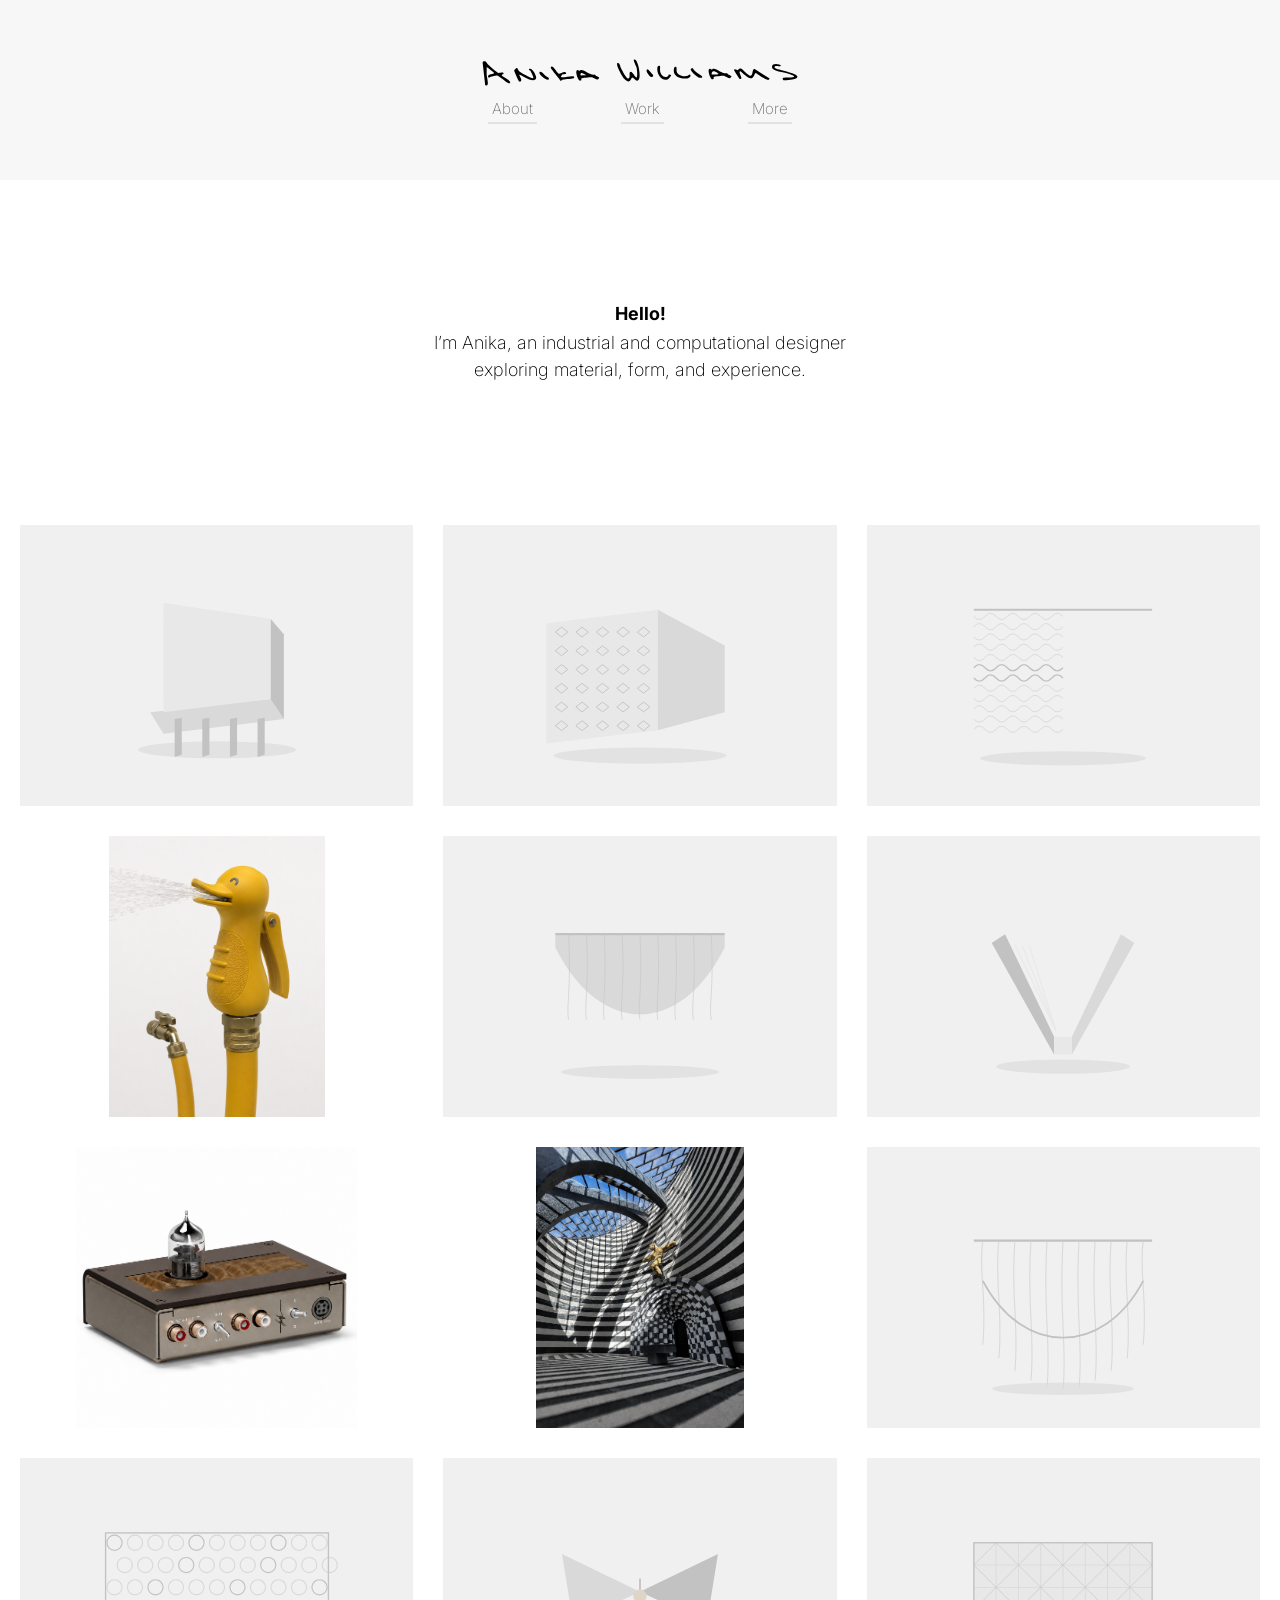
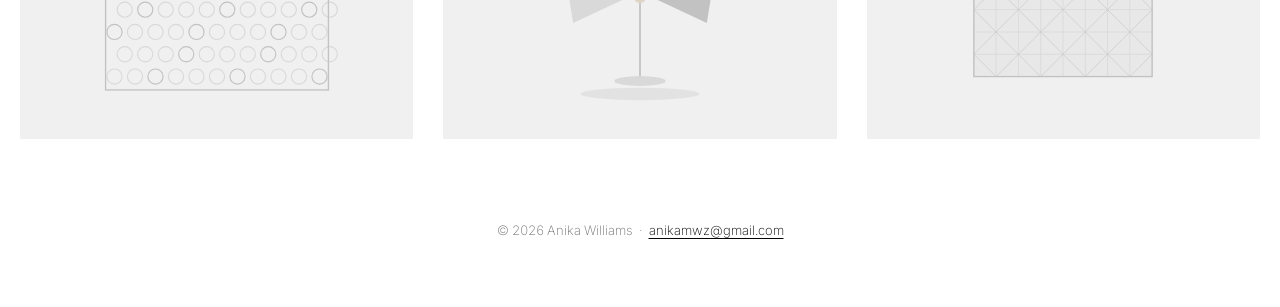
<file: work-page/index.html>
<!doctype html>
<html lang="en-US">
<head>
<meta charset="utf-8">
<meta name="viewport" content="width=device-width, initial-scale=1">
<title>Anika Williams — Industrial &amp; Computational Designer</title>
<meta name="description" content="Industrial and computational design by Anika Williams — folded sheet metal, auxetic structures, textile formwork and cast material studies.">
<link rel="canonical" href="https://anikawilliams.com/">
<meta property="og:title" content="Anika Williams — Industrial &amp; Computational Designer">
<meta property="og:description" content="Industrial and computational design exploring material, form, and experience.">
<meta property="og:url" content="https://anikawilliams.com/">
<meta property="og:type" content="website">
<meta name="twitter:card" content="summary">
<link rel="icon" href="data:image/svg+xml,%3Csvg xmlns='http://www.w3.org/2000/svg' viewBox='0 0 32 32'%3E%3Crect width='32' height='32' fill='%23F7F7F7'/%3E%3Ctext x='16' y='22' font-family='Helvetica,Arial' font-size='16' font-weight='200' text-anchor='middle' fill='%23020202'%3EA%3C/text%3E%3C/svg%3E">
<link rel="preconnect" href="https://fonts.googleapis.com">
<link rel="preconnect" href="https://fonts.gstatic.com" crossorigin>
<link rel="stylesheet" href="https://fonts.googleapis.com/css2?family=Inter:wght@200;500;700;900&display=swap">
<link rel="stylesheet" href="styles.css">
</head>
<body>

<a class="skip" href="#doc">Skip to content</a>

<header class="masthead">
  <a class="wordmark" href="index.html"><img src="assets/anika-williams-handwritten.svg" alt="Anika Williams" width="610" height="56" decoding="async"></a>
  <nav class="mainnav" aria-label="Primary">
    <a href="about.html">About</a>
    <a href="work.html">Work</a>
    <a href="more.html">More</a>
  </nav>
</header>

<main id="doc" tabindex="-1">
  <h1 class="vh">Anika Williams — industrial and computational designer</h1>

  <section class="home-intro">
    <p class="greeting">Hello!</p>
    <p>I&rsquo;m Anika, an industrial and computational designer exploring
       material, form, and experience.</p>
  </section>

  <!-- Source images use descriptive alt text. Generated placeholder tiles keep
       empty alt text and an explicit link label until matching source imagery
       is selected. -->
  <ul class="grid" id="work" role="list">

    <li class="tile"><figure>
      <a href="project.html?p=sheet-metal-chair" aria-label="Sheet Metal Chair — Furniture">
        <img src="assets/sheet-metal-chair.svg" alt="" width="884" height="630" decoding="async">
      </a>
      <figcaption><h2 class="t">Sheet Metal Chair</h2><span class="c">Furniture</span></figcaption>
    </figure></li>

    <li class="tile"><figure>
      <a href="project.html?p=deployable-chair" aria-label="Deployable Chair — Thesis">
        <img src="assets/deployable-chair.svg" alt="" width="884" height="630" decoding="async">
      </a>
      <figcaption><h2 class="t">Deployable Chair</h2><span class="c">Thesis</span></figcaption>
    </figure></li>

    <li class="tile"><figure>
      <a href="project.html?p=wave-bend-chair" aria-label="Wave Bend Chair — Material study">
        <img src="assets/wave-bend-chair.svg" alt="" width="884" height="630" decoding="async">
      </a>
      <figcaption><h2 class="t">Wave Bend Chair</h2><span class="c">Material study</span></figcaption>
    </figure></li>

    <li class="tile"><figure>
      <a href="project.html?p=duck-nozzle">
        <img class="hero-contain" src="assets/heroes/duck-nozzle.png?v=20260828-hose" alt="Yellow duck-shaped garden hose and shower head spraying water" width="1100" height="1430" loading="lazy" decoding="async">
      </a>
      <figcaption><h2 class="t">Children's garden hose and shower head</h2><span class="c">Product</span></figcaption>
    </figure></li>

    <li class="tile"><figure>
      <a href="project.html?p=tensile-casting" aria-label="Tensile Textile Casting — Material study">
        <img src="assets/tensile-casting.svg" alt="" width="884" height="630" loading="lazy" decoding="async">
      </a>
      <figcaption><h2 class="t">Tensile Textile Casting</h2><span class="c">Material study</span></figcaption>
    </figure></li>

    <li class="tile"><figure>
      <a href="project.html?p=magazine-holder" aria-label="Magazine Holder — Object">
        <img src="assets/magazine-holder.svg" alt="" width="884" height="630" loading="lazy" decoding="async">
      </a>
      <figcaption><h2 class="t">Magazine Holder</h2><span class="c">Object</span></figcaption>
    </figure></li>

    <li class="tile"><figure>
      <a href="project.html?p=amplifier-case">
        <img class="hero-contain" src="assets/heroes/amplifier-case.png?v=20260827" alt="Vacuum-tube amplifier with a dark metal case, wood panel, and front controls" width="1254" height="1254" loading="lazy" decoding="async">
      </a>
      <figcaption><h2 class="t">Amplifier Case</h2><span class="c">Product</span></figcaption>
    </figure></li>

    <li class="tile"><figure>
      <a href="project.html?p=san-giovanni">
        <img class="hero-contain" src="assets/heroes/san-giovanni.png?v=20260827" alt="Black-and-white striped architectural model with a small gold figure" width="1081" height="1455" loading="lazy" decoding="async">
      </a>
      <figcaption><h2 class="t">San Giovanni Lighting</h2><span class="c">Lighting</span></figcaption>
    </figure></li>

    <li class="tile"><figure>
      <a href="project.html?p=textile-formwork" aria-label="Textile Formwork — Material study">
        <img src="assets/textile-formwork.svg" alt="" width="884" height="630" loading="lazy" decoding="async">
      </a>
      <figcaption><h2 class="t">Textile Formwork</h2><span class="c">Material study</span></figcaption>
    </figure></li>

    <li class="tile"><figure>
      <a href="project.html?p=lattice" aria-label="Lattice — Computational">
        <img src="assets/lattice.svg" alt="" width="884" height="630" loading="lazy" decoding="async">
      </a>
      <figcaption><h2 class="t">Lattice</h2><span class="c">Computational</span></figcaption>
    </figure></li>

    <li class="tile"><figure>
      <a href="project.html?p=butterfly-lamp" aria-label="Butterfly Lamp — Lighting">
        <img src="assets/butterfly-lamp.svg" alt="" width="884" height="630" loading="lazy" decoding="async">
      </a>
      <figcaption><h2 class="t">Butterfly Lamp</h2><span class="c">Lighting</span></figcaption>
    </figure></li>

    <li class="tile"><figure>
      <a href="project.html?p=origami" aria-label="Origami Studies — Folding">
        <img src="assets/origami.svg" alt="" width="884" height="630" loading="lazy" decoding="async">
      </a>
      <figcaption><h2 class="t">Origami Studies</h2><span class="c">Folding</span></figcaption>
    </figure></li>

  </ul>
</main>

<footer class="foot">
  <p>&copy; 2026 Anika Williams &nbsp;·&nbsp; <a href="mailto:anikamwz@gmail.com">anikamwz@gmail.com</a></p>
</footer>

</body>
</html>
</file>
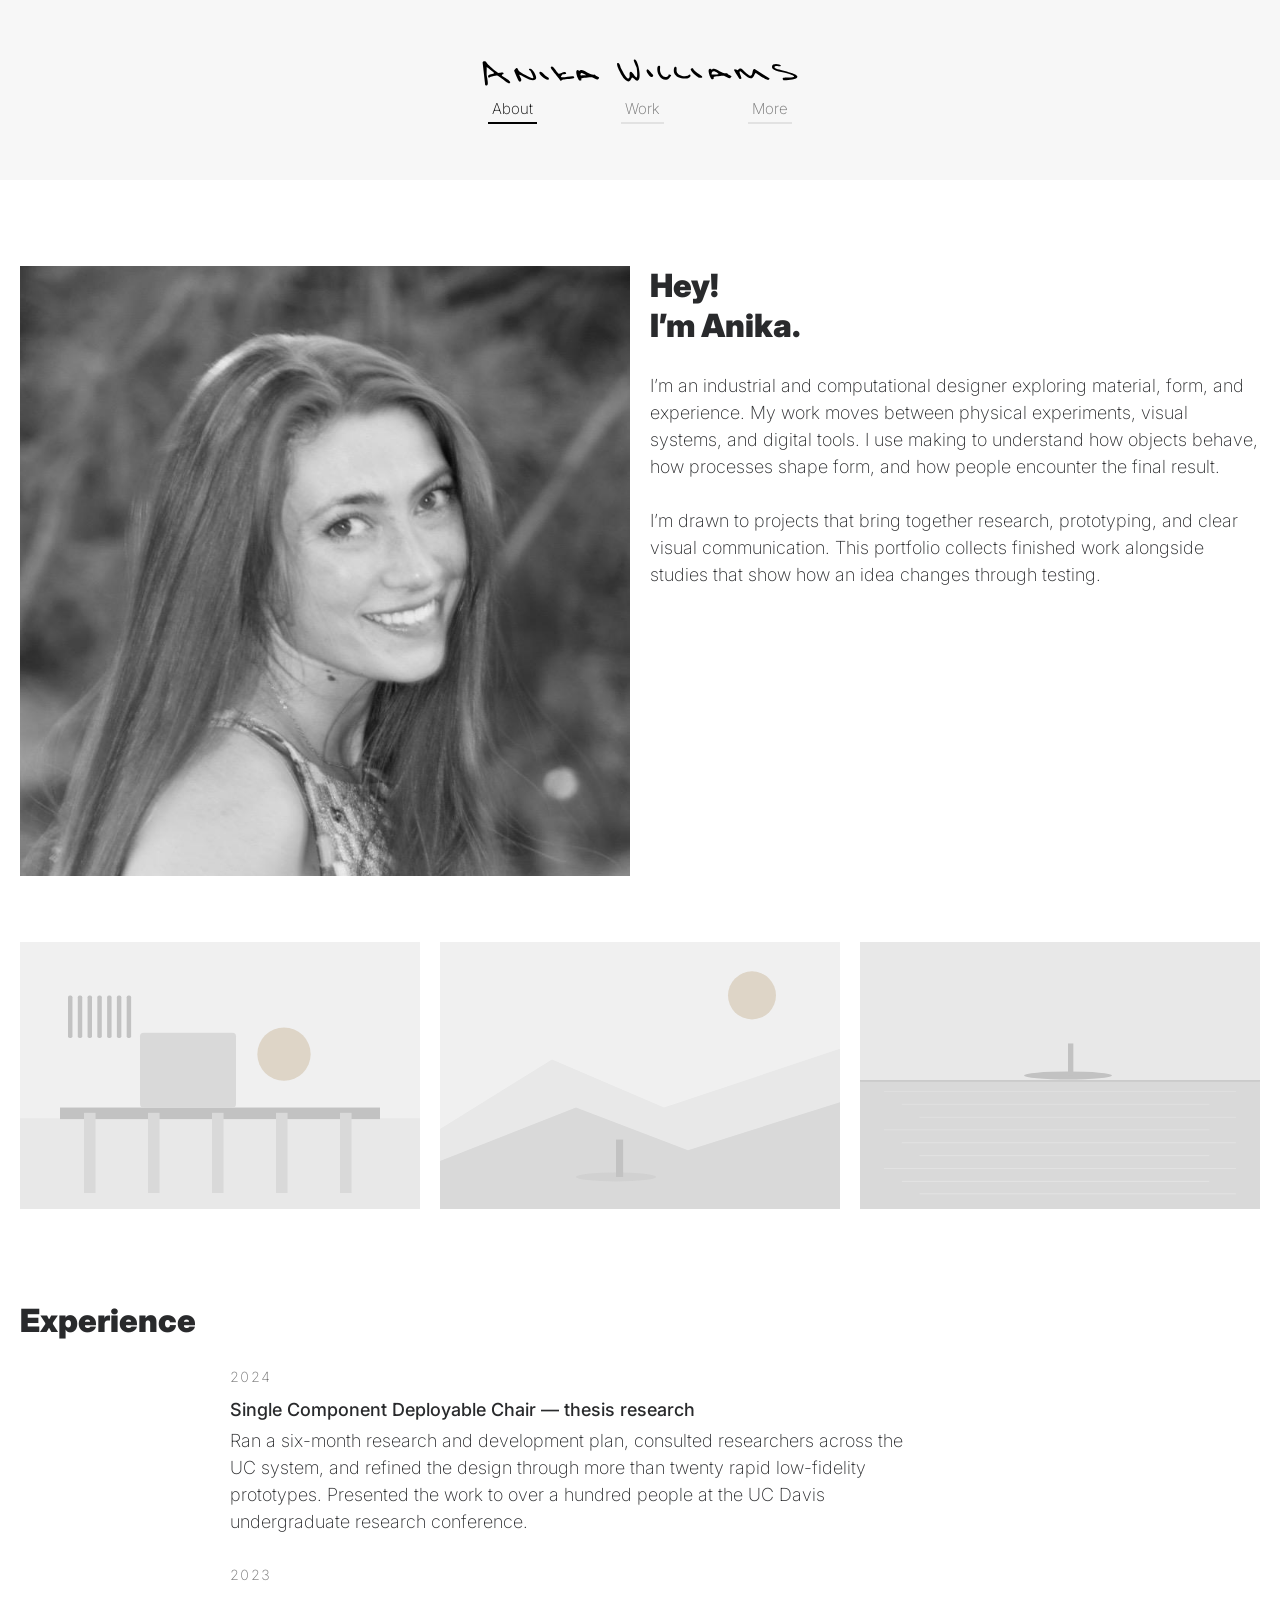
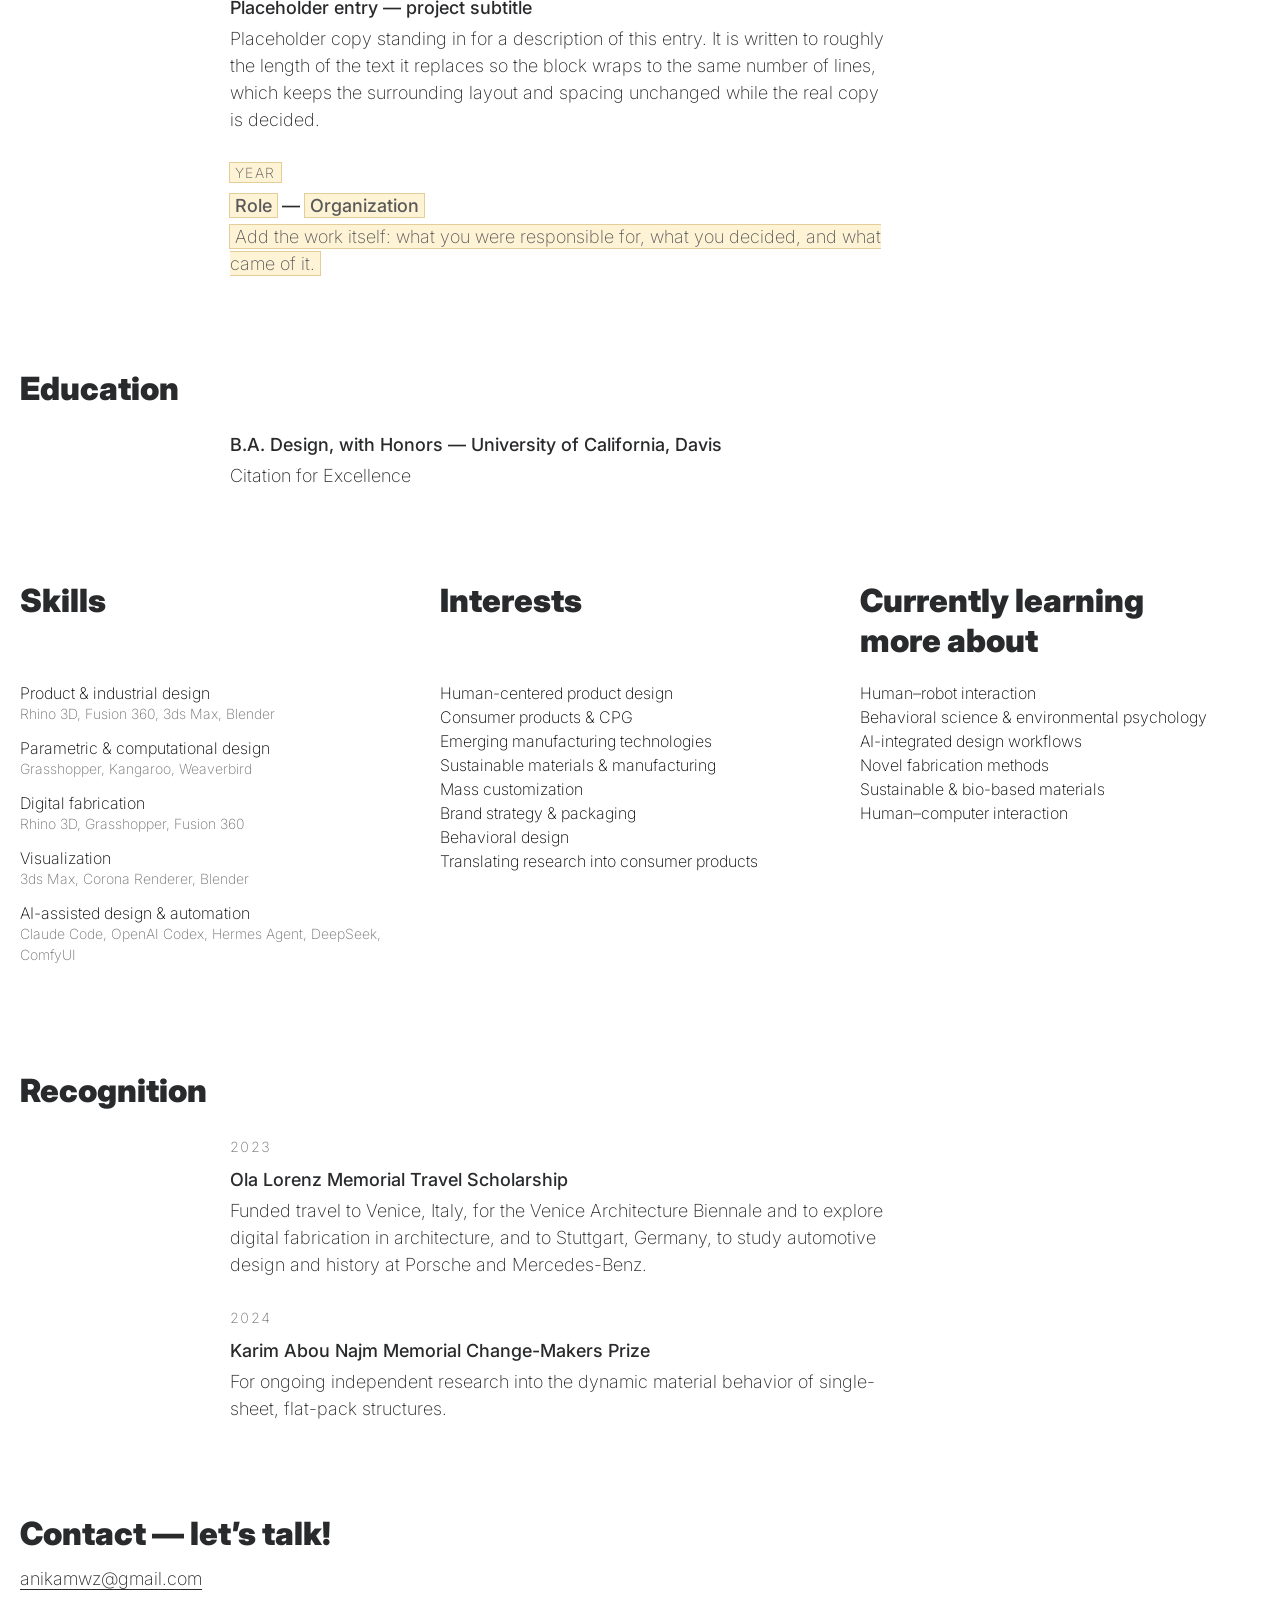
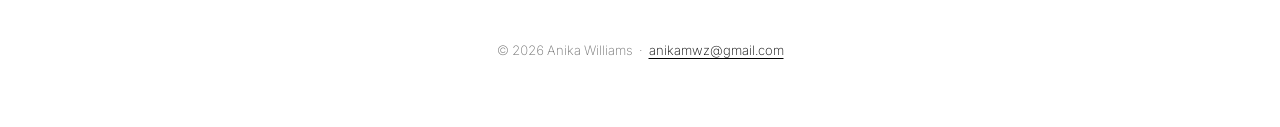
<file: work-page/about.html>
<!doctype html>
<html lang="en-US">
<head>
<meta charset="utf-8">
<meta name="viewport" content="width=device-width, initial-scale=1">
<title>About — Anika Williams</title>
<meta name="description" content="Anika Williams is an industrial and computational designer working across material studies, computational design, prototyping and visual communication.">
<link rel="canonical" href="https://anikawilliams.com/about.html">
<meta property="og:title" content="About — Anika Williams">
<meta property="og:description" content="Industrial and computational designer exploring material, form, and experience.">
<meta property="og:url" content="https://anikawilliams.com/about.html">
<meta property="og:type" content="profile">
<meta name="twitter:card" content="summary">
<link rel="icon" href="data:image/svg+xml,%3Csvg xmlns='http://www.w3.org/2000/svg' viewBox='0 0 32 32'%3E%3Crect width='32' height='32' fill='%23F7F7F7'/%3E%3Ctext x='16' y='22' font-family='Helvetica,Arial' font-size='16' font-weight='200' text-anchor='middle' fill='%23020202'%3EA%3C/text%3E%3C/svg%3E">
<link rel="preconnect" href="https://fonts.googleapis.com">
<link rel="preconnect" href="https://fonts.gstatic.com" crossorigin>
<link rel="stylesheet" href="https://fonts.googleapis.com/css2?family=Inter:wght@200;500;700;900&display=swap">
<link rel="stylesheet" href="styles.css">
</head>
<body>

<a class="skip" href="#doc">Skip to content</a>

<header class="masthead">
  <a class="wordmark" href="index.html"><img src="assets/anika-williams-handwritten.svg" alt="Anika Williams" width="610" height="56" decoding="async"></a>
  <nav class="mainnav" aria-label="Primary">
    <a href="about.html" aria-current="page">About</a>
    <a href="work.html">Work</a>
    <a href="more.html">More</a>
  </nav>
</header>

<!-- Portrait and strip images are generated placeholder geometry, so alt is
     empty by design: they depict nothing real. When real photography lands,
     write alt that describes each photograph. -->
<main class="about" id="doc" tabindex="-1">

  <div class="about-portrait">
    <img src="assets/portrait.jpg" alt="Portrait of Anika Williams" width="804" height="1182" decoding="async">
  </div>

  <div class="about-intro">
    <h1>Hey!<br>I&rsquo;m Anika.</h1>
    <p>I&rsquo;m an industrial and computational designer exploring material,
       form, and experience. My work moves between physical experiments, visual
       systems, and digital tools. I use making to understand how objects
       behave, how processes shape form, and how people encounter the final
       result.</p>
    <p>I&rsquo;m drawn to projects that bring together research, prototyping,
       and clear visual communication. This portfolio collects finished work
       alongside studies that show how an idea changes through testing.</p>
  </div>

  <ul class="about-strip" role="list">
    <li><img src="assets/about-1.svg" alt="" width="900" height="600" loading="lazy" decoding="async"></li>
    <li><img src="assets/about-2.svg" alt="" width="900" height="600" loading="lazy" decoding="async"></li>
    <li><img src="assets/about-3.svg" alt="" width="900" height="600" loading="lazy" decoding="async"></li>
  </ul>

  <section class="about-sec" aria-labelledby="exp">
    <h2 id="exp">Experience</h2>
    <ul class="rows" role="list">
      <li>
        <span class="when">2024</span>
        <h3>Single Component Deployable Chair &mdash; thesis research</h3>
        <p>Ran a six-month research and development plan, consulted researchers
           across the UC system, and refined the design through more than twenty
           rapid low-fidelity prototypes. Presented the work to over a hundred
           people at the UC Davis undergraduate research conference.</p>
      </li>
      <li>
        <span class="when">2023</span>
        <h3>Placeholder entry &mdash; project subtitle</h3>
        <p>Placeholder copy standing in for a description of this entry. It is
           written to roughly the length of the text it replaces so the block
           wraps to the same number of lines, which keeps the surrounding
           layout and spacing unchanged while the real copy is decided.</p>
      </li>
      <li>
        <p class="vh">Placeholder row &mdash; not real content.</p>
        <span class="when"><mark class="todo">Year</mark></span>
        <h3><mark class="todo">Role</mark> &mdash; <mark class="todo">Organization</mark></h3>
        <p><mark class="todo">Add the work itself: what you were responsible for,
           what you decided, and what came of it.</mark></p>
      </li>
    </ul>
  </section>

  <section class="about-sec" aria-labelledby="edu">
    <h2 id="edu">Education</h2>
    <ul class="rows" role="list">
      <li>
        <h3>B.A. Design, with Honors &mdash; University of California, Davis</h3>
        <p>Citation for Excellence</p>
      </li>
    </ul>
  </section>

  <div class="about-triple">
    <section aria-labelledby="skills">
      <h2 id="skills">Skills</h2>
      <ul role="list">
        <li>Product &amp; industrial design
          <span class="tools">Rhino 3D, Fusion 360, 3ds Max, Blender</span></li>
        <li>Parametric &amp; computational design
          <span class="tools">Grasshopper, Kangaroo, Weaverbird</span></li>
        <li>Digital fabrication
          <span class="tools">Rhino 3D, Grasshopper, Fusion 360</span></li>
        <li>Visualization
          <span class="tools">3ds Max, Corona Renderer, Blender</span></li>
        <li>AI-assisted design &amp; automation
          <span class="tools">Claude Code, OpenAI Codex, Hermes Agent, DeepSeek, ComfyUI</span></li>
      </ul>
    </section>
    <section aria-labelledby="interests">
      <h2 id="interests">Interests</h2>
      <ul role="list">
        <li>Human-centered product design</li>
        <li>Consumer products &amp; CPG</li>
        <li>Emerging manufacturing technologies</li>
        <li>Sustainable materials &amp; manufacturing</li>
        <li>Mass customization</li>
        <li>Brand strategy &amp; packaging</li>
        <li>Behavioral design</li>
        <li>Translating research into consumer products</li>
      </ul>
    </section>
    <section aria-labelledby="learning">
      <h2 id="learning">Currently learning more about</h2>
      <ul role="list">
        <li>Human&ndash;robot interaction</li>
        <li>Behavioral science &amp; environmental psychology</li>
        <li>AI-integrated design workflows</li>
        <li>Novel fabrication methods</li>
        <li>Sustainable &amp; bio-based materials</li>
        <li>Human&ndash;computer interaction</li>
      </ul>
    </section>
  </div>

  <section class="about-sec" aria-labelledby="rec">
    <h2 id="rec">Recognition</h2>
    <ul class="rows" role="list">
      <li>
        <span class="when">2023</span>
        <h3>Ola Lorenz Memorial Travel Scholarship</h3>
        <p>Funded travel to Venice, Italy, for the Venice Architecture Biennale
           and to explore digital fabrication in architecture, and to Stuttgart,
           Germany, to study automotive design and history at Porsche and
           Mercedes-Benz.</p>
      </li>
      <li>
        <span class="when">2024</span>
        <h3>Karim Abou Najm Memorial Change-Makers Prize</h3>
        <p>For ongoing independent research into the dynamic material behavior
           of single-sheet, flat-pack structures.</p>
      </li>
    </ul>
  </section>

  <section class="about-contact" aria-labelledby="contact">
    <h2 id="contact">Contact &mdash; let&rsquo;s talk!</h2>
    <p><a href="mailto:anikamwz@gmail.com">anikamwz@gmail.com</a></p>
  </section>

</main>

<footer class="foot">
  <p>&copy; 2026 Anika Williams &nbsp;·&nbsp; <a href="mailto:anikamwz@gmail.com">anikamwz@gmail.com</a></p>
</footer>

</body>
</html>
</file>
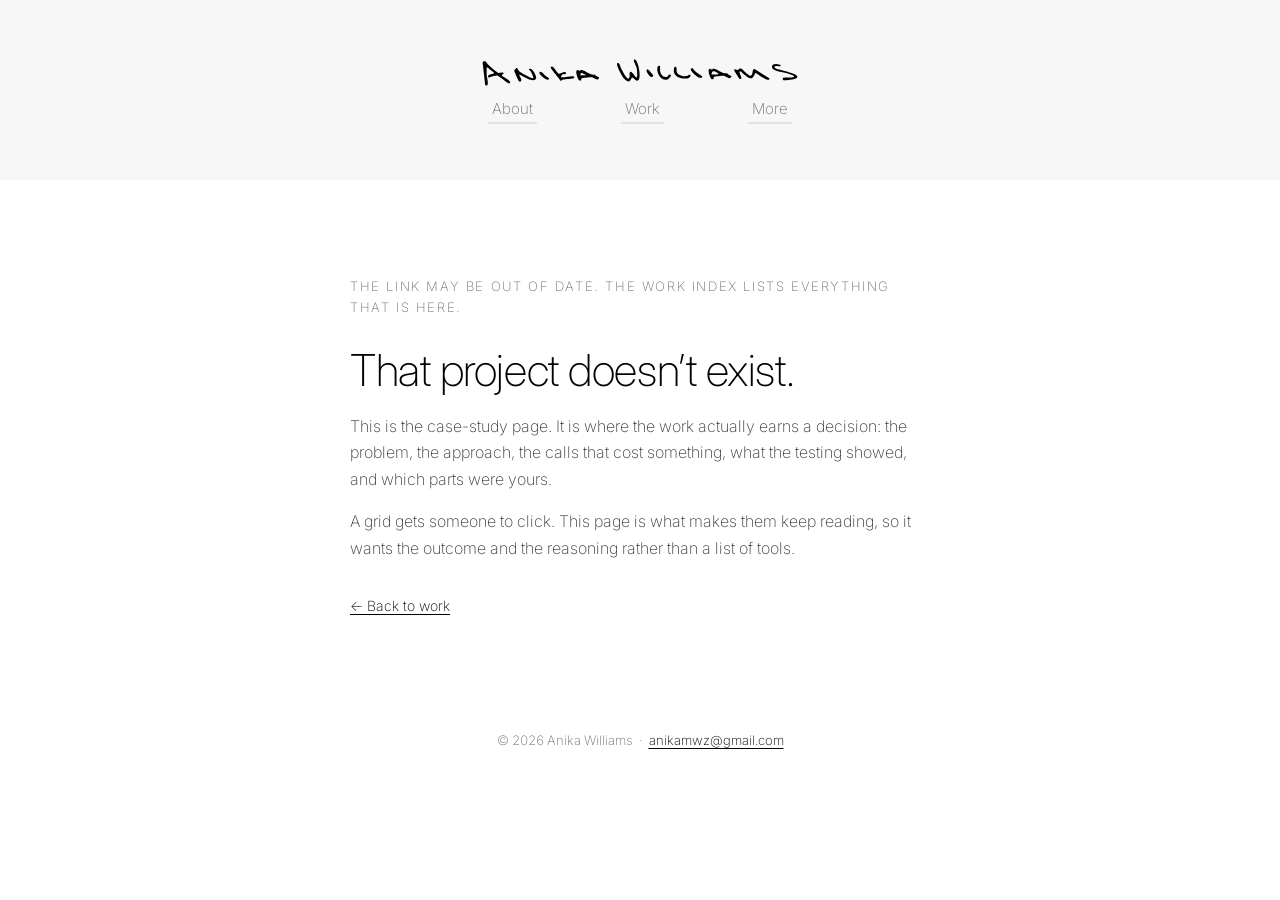
<file: work-page/project.html>
<!doctype html>
<html lang="en-US">
<head>
<meta charset="utf-8">
<meta name="viewport" content="width=device-width, initial-scale=1">
<title>Project — Anika Williams</title>
<meta name="robots" content="noindex">
<meta name="description" content="Project detail — Anika Williams.">
<link rel="icon" href="data:image/svg+xml,%3Csvg xmlns='http://www.w3.org/2000/svg' viewBox='0 0 32 32'%3E%3Crect width='32' height='32' fill='%23F7F7F7'/%3E%3Ctext x='16' y='22' font-family='Helvetica,Arial' font-size='16' font-weight='200' text-anchor='middle' fill='%23020202'%3EA%3C/text%3E%3C/svg%3E">
<link rel="preconnect" href="https://fonts.googleapis.com">
<link rel="preconnect" href="https://fonts.gstatic.com" crossorigin>
<link rel="stylesheet" href="https://fonts.googleapis.com/css2?family=Inter:wght@200;500;700;900&display=swap">
<link rel="stylesheet" href="styles.css">
</head>
<body>

<a class="skip" href="#doc">Skip to content</a>

<header class="masthead">
  <a class="wordmark" href="index.html"><img src="assets/anika-williams-handwritten.svg" alt="Anika Williams" width="610" height="56" decoding="async"></a>
  <nav class="mainnav" aria-label="Primary">
    <a href="about.html">About</a>
    <a href="work.html">Work</a>
    <a href="more.html">More</a>
  </nav>
</header>

<main class="sheet" id="doc" tabindex="-1">
  <p class="meta" id="meta">Project</p>
  <h1 id="title">Project</h1>
  <p>This is the case-study page. It is where the work actually earns a
     decision: the problem, the approach, the calls that cost something,
     what the testing showed, and which parts were yours.</p>
  <p>A grid gets someone to click. This page is what makes them keep reading,
     so it wants the outcome and the reasoning rather than a list of tools.</p>
  <a class="back" href="work.html">&larr; Back to work</a>
</main>

<footer class="foot">
  <p>&copy; 2026 Anika Williams &nbsp;·&nbsp; <a href="mailto:anikamwz@gmail.com">anikamwz@gmail.com</a></p>
</footer>

<script>
  /* NOT progressive enhancement. Without JS this page cannot know which
     project it is, so every ?p= value renders the same generic shell — which
     is why the page carries a noindex. The fix is static pages per project;
     this is a mock stand-in until those exist. */
  (function () {
    var NAMES = {
      'sheet-metal-chair':  ['Sheet Metal Chair', 'Furniture'],
      'deployable-chair':   ['Deployable Chair', 'Thesis'],
      'wave-bend-chair':    ['Wave Bend Chair', 'Material study'],
      'duck-nozzle':        ["Children's garden hose and shower head", 'Product'],
      'tensile-casting':    ['Tensile Textile Casting', 'Material study'],
      'magazine-holder':    ['Magazine Holder', 'Object'],
      'amplifier-case':     ['Amplifier Case', 'Product'],
      'san-giovanni':       ['San Giovanni Lighting', 'Lighting'],
      'textile-formwork':   ['Textile Formwork', 'Material study'],
      'lattice':            ['Lattice', 'Computational'],
      'butterfly-lamp':     ['Butterfly Lamp', 'Lighting'],
      'origami':            ['Origami Studies', 'Folding']
    };
    var slug = new URLSearchParams(location.search).get('p');
    var hit = NAMES[slug];
    if (!hit) {
      /* Unknown or missing slug: say so, rather than leaving a generic
         "Project" shell that reads as a real page. */
      document.getElementById('title').textContent = 'That project doesn’t exist.';
      document.getElementById('meta').textContent = 'Not found';
      var lede = document.querySelector('.sheet p');
      if (lede) lede.textContent =
        'The link may be out of date. The work index lists everything that is here.';
      document.title = 'Not found — Anika Williams';
      return;
    }
    document.getElementById('title').textContent = hit[0];
    document.getElementById('meta').textContent = hit[1];
    document.title = hit[0] + ' — Anika Williams';
  })();
</script>

</body>
</html>
</file>
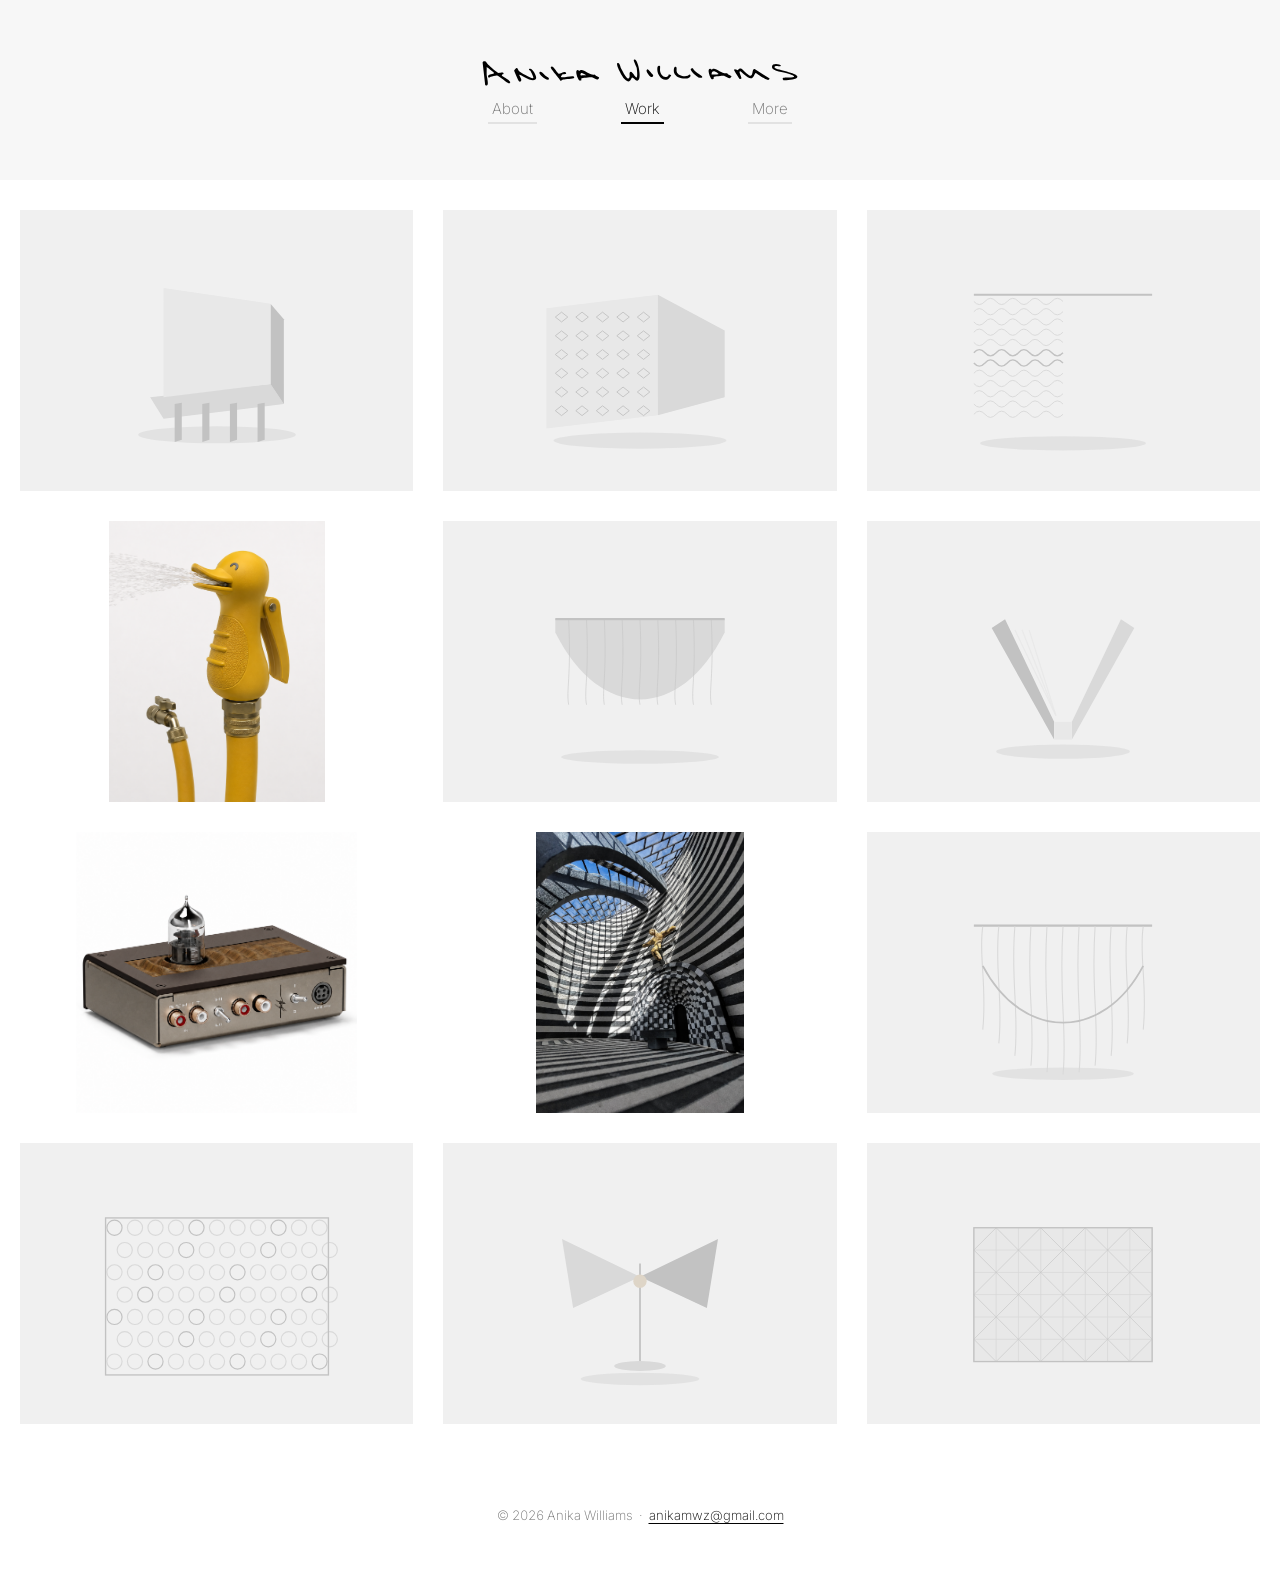
<file: work-page/work.html>
<!doctype html>
<html lang="en-US">
<head>
<meta charset="utf-8">
<meta name="viewport" content="width=device-width, initial-scale=1">
<title>Work — Anika Williams</title>
<meta name="description" content="Selected industrial and computational design work by Anika Williams: folded sheet metal, auxetic structures, textile formwork and cast material studies.">
<link rel="canonical" href="https://anikawilliams.com/work.html">
<meta property="og:title" content="Work — Anika Williams">
<meta property="og:description" content="Selected industrial and computational design work by Anika Williams.">
<meta property="og:url" content="https://anikawilliams.com/work.html">
<meta property="og:type" content="website">
<meta name="twitter:card" content="summary">
<link rel="icon" href="data:image/svg+xml,%3Csvg xmlns='http://www.w3.org/2000/svg' viewBox='0 0 32 32'%3E%3Crect width='32' height='32' fill='%23F7F7F7'/%3E%3Ctext x='16' y='22' font-family='Helvetica,Arial' font-size='16' font-weight='200' text-anchor='middle' fill='%23020202'%3EA%3C/text%3E%3C/svg%3E">
<link rel="preconnect" href="https://fonts.googleapis.com">
<link rel="preconnect" href="https://fonts.gstatic.com" crossorigin>
<link rel="stylesheet" href="https://fonts.googleapis.com/css2?family=Inter:wght@200;500;700;900&display=swap">
<link rel="stylesheet" href="styles.css">
</head>
<body>

<a class="skip" href="#work">Skip to work</a>

<header class="masthead">
  <a class="wordmark" href="index.html"><img src="assets/anika-williams-handwritten.svg" alt="Anika Williams" width="610" height="56" decoding="async"></a>
  <nav class="mainnav" aria-label="Primary">
    <a href="about.html">About</a>
    <a href="work.html" aria-current="page">Work</a>
    <a href="more.html">More</a>
  </nav>
</header>

<main>
  <h1 class="vh">Work</h1>

  <!-- Source images use descriptive alt text. Generated placeholder tiles keep
       empty alt text and an explicit link label until matching source imagery
       is selected. -->
  <ul class="grid" id="work" role="list" tabindex="-1">

    <li class="tile"><figure>
      <a href="project.html?p=sheet-metal-chair" aria-label="Sheet Metal Chair — Furniture">
        <img src="assets/sheet-metal-chair.svg" alt="" width="884" height="630" decoding="async">
      </a>
      <figcaption><h2 class="t">Sheet Metal Chair</h2><span class="c">Furniture</span></figcaption>
    </figure></li>

    <li class="tile"><figure>
      <a href="project.html?p=deployable-chair" aria-label="Deployable Chair — Thesis">
        <img src="assets/deployable-chair.svg" alt="" width="884" height="630" decoding="async">
      </a>
      <figcaption><h2 class="t">Deployable Chair</h2><span class="c">Thesis</span></figcaption>
    </figure></li>

    <li class="tile"><figure>
      <a href="project.html?p=wave-bend-chair" aria-label="Wave Bend Chair — Material study">
        <img src="assets/wave-bend-chair.svg" alt="" width="884" height="630" decoding="async">
      </a>
      <figcaption><h2 class="t">Wave Bend Chair</h2><span class="c">Material study</span></figcaption>
    </figure></li>

    <li class="tile"><figure>
      <a href="project.html?p=duck-nozzle">
        <img class="hero-contain" src="assets/heroes/duck-nozzle.png?v=20260828-hose" alt="Yellow duck-shaped garden hose and shower head spraying water" width="1100" height="1430" loading="lazy" decoding="async">
      </a>
      <figcaption><h2 class="t">Children's garden hose and shower head</h2><span class="c">Product</span></figcaption>
    </figure></li>

    <li class="tile"><figure>
      <a href="project.html?p=tensile-casting" aria-label="Tensile Textile Casting — Material study">
        <img src="assets/tensile-casting.svg" alt="" width="884" height="630" loading="lazy" decoding="async">
      </a>
      <figcaption><h2 class="t">Tensile Textile Casting</h2><span class="c">Material study</span></figcaption>
    </figure></li>

    <li class="tile"><figure>
      <a href="project.html?p=magazine-holder" aria-label="Magazine Holder — Object">
        <img src="assets/magazine-holder.svg" alt="" width="884" height="630" loading="lazy" decoding="async">
      </a>
      <figcaption><h2 class="t">Magazine Holder</h2><span class="c">Object</span></figcaption>
    </figure></li>

    <li class="tile"><figure>
      <a href="project.html?p=amplifier-case">
        <img class="hero-contain" src="assets/heroes/amplifier-case.png?v=20260827" alt="Vacuum-tube amplifier with a dark metal case, wood panel, and front controls" width="1254" height="1254" loading="lazy" decoding="async">
      </a>
      <figcaption><h2 class="t">Amplifier Case</h2><span class="c">Product</span></figcaption>
    </figure></li>

    <li class="tile"><figure>
      <a href="project.html?p=san-giovanni">
        <img class="hero-contain" src="assets/heroes/san-giovanni.png?v=20260827" alt="Black-and-white striped architectural model with a small gold figure" width="1081" height="1455" loading="lazy" decoding="async">
      </a>
      <figcaption><h2 class="t">San Giovanni Lighting</h2><span class="c">Lighting</span></figcaption>
    </figure></li>

    <li class="tile"><figure>
      <a href="project.html?p=textile-formwork" aria-label="Textile Formwork — Material study">
        <img src="assets/textile-formwork.svg" alt="" width="884" height="630" loading="lazy" decoding="async">
      </a>
      <figcaption><h2 class="t">Textile Formwork</h2><span class="c">Material study</span></figcaption>
    </figure></li>

    <li class="tile"><figure>
      <a href="project.html?p=lattice" aria-label="Lattice — Computational">
        <img src="assets/lattice.svg" alt="" width="884" height="630" loading="lazy" decoding="async">
      </a>
      <figcaption><h2 class="t">Lattice</h2><span class="c">Computational</span></figcaption>
    </figure></li>

    <li class="tile"><figure>
      <a href="project.html?p=butterfly-lamp" aria-label="Butterfly Lamp — Lighting">
        <img src="assets/butterfly-lamp.svg" alt="" width="884" height="630" loading="lazy" decoding="async">
      </a>
      <figcaption><h2 class="t">Butterfly Lamp</h2><span class="c">Lighting</span></figcaption>
    </figure></li>

    <li class="tile"><figure>
      <a href="project.html?p=origami" aria-label="Origami Studies — Folding">
        <img src="assets/origami.svg" alt="" width="884" height="630" loading="lazy" decoding="async">
      </a>
      <figcaption><h2 class="t">Origami Studies</h2><span class="c">Folding</span></figcaption>
    </figure></li>

  </ul>
</main>

<footer class="foot">
  <p>&copy; 2026 Anika Williams &nbsp;·&nbsp; <a href="mailto:anikamwz@gmail.com">anikamwz@gmail.com</a></p>
</footer>

</body>
</html>
</file>
<file: work-page/styles.css>
/* ===========================================================
   Anika Williams — portfolio styles.
   Covers the work index, the about page, project/more/404.
   Geometry and type are reproduced from live measurement of
   the reference site; markup and styles are written from scratch.

   Two grids are in play, and they are not the same:
     work index — 3 columns, 30px gutter, tiles at 1.4:1
     about      — 6 columns, 20px gutter
   =========================================================== */

:root {
  --band:        #F7F7F7;
  --page:        #FFFFFF;
  --ink:         #020202;
  --ink-body:    #292A2C;   /* measured body/heading colour, rgb(41,42,44) */

  /* Reference measures #727272, which is 4.49:1 on the band — just under
     WCAG AA. #707070 is 4.62:1 and visually indistinguishable at 15px.
     This is the ONE deliberate deviation from the measured reference. */
  --ink-idle:    #707070;

  --rule-idle:   #E2E2E2;   /* measured: 2px solid rgb(226,226,226) */
  --tile-ground: #F0F0F0;

  /* 0.58 is the floor at which white 14px text clears 4.5:1 over the
     lightest tile ground (#F0F0F0). Do not lighten without re-checking. */
  --veil:        rgba(24, 24, 24, 0.58);
  --veil-ink:    #FFFFFF;

  --band-h:      180px;
  --gutter:      30px;
  --margin:      20px;
  --mark-w:      318px;     /* signature width; height follows at 10.82:1 */
  --ratio:       1.4;       /* measured 441.59 x 315.42 = 1.4000 exactly */

  --font: neue-haas-unica, Inter, "Helvetica Neue", Helvetica, Arial, sans-serif;

  --ease: cubic-bezier(0.165, 0.84, 0.44, 1);   /* ease-out-quart */
  --dur:  0.3s;

  --z-skip: 100;

  color-scheme: light;
}

* { box-sizing: border-box; }

html { -webkit-text-size-adjust: 100%; }

body {
  margin: 0;
  background: var(--page);
  color: var(--ink);
  font-family: var(--font);
  font-weight: 200;
  -webkit-font-smoothing: antialiased;
  -moz-osx-font-smoothing: grayscale;
}

.vh {
  position: absolute;
  width: 1px; height: 1px;
  margin: -1px; padding: 0; border: 0;
  overflow: hidden;
  clip-path: inset(50%);
  white-space: nowrap;
}

.skip {
  position: absolute;
  left: -9999px;
  z-index: var(--z-skip);
  padding: 0.75rem 1rem;
  background: var(--ink);
  color: #FFF;
  font-size: 14px;
}
.skip:focus { left: var(--margin); top: var(--margin); }

a:focus-visible,
button:focus-visible {
  outline: 2px solid var(--ink);
  outline-offset: 3px;
}
.skip:focus-visible { outline: 2px solid #FFF; outline-offset: -6px; }

/* ---------- masthead ---------- */

.masthead {
  height: var(--band-h);
  background: var(--band);
  /* 58 not 64: the cropped signature stands 29.4px tall against the old
     wordmark's 23, so the top padding gives back the difference and the nav
     stays on the y it was measured at. */
  padding: 58px var(--margin) 0;
  text-align: center;
}

/* Handwritten signature. The source file ships a 0 830 864 60 viewBox whose
   ink only spans x 42.6-647.0 — 43 units of padding on the left against 217
   on the right. A box centred on the page therefore looked ~41px off to the
   left. The local copy is cropped to the ink (viewBox 39.63 833.36 610.41
   56.43, ratio 10.82), so centring the box now centres the signature.
   -uncropped.svg keeps the file exactly as fetched.

   The width constraint lives on the link, not the image: an inline-block
   shrink-wraps to its content's *intrinsic* width and a min()/percentage on
   the child never feeds back into that, which left a full-width link holding
   a narrower image, off-centre inside it. */
.wordmark {
  display: inline-block;
  width: min(var(--mark-w), 100%);
  /* If the SVG fails to load, the alt text is what renders. Without these it
     fell back to default link blue at the UA's default size and overflowed
     the box. */
  color: var(--ink);
  font-size: 20px;
  font-weight: 200;
  letter-spacing: 1.5px;
  text-decoration: none;
  transition: opacity var(--dur) var(--ease);
}
.wordmark img {
  display: block;
  width: 100%;
  height: auto;
}
.wordmark:hover { opacity: 0.62; }

.mainnav {
  /* 7 not 10: the links carry 3px of top padding to reach a 24px target,
     so the text still lands on its measured y. */
  margin-top: 7px;
  display: flex;
  flex-wrap: wrap;
  justify-content: center;
  gap: 12px 84px;
}

.mainnav a {
  display: inline-block;
  padding: 3px 4px 6px;   /* 24px tall — WCAG 2.5.8 minimum target */
  font-size: 15px;
  font-weight: 200;
  line-height: 1;
  color: var(--ink-idle);
  text-decoration: none;
  border-bottom: 2px solid var(--rule-idle);
  transition: color var(--dur) var(--ease),
              border-color var(--dur) var(--ease);
}
.mainnav a:hover { color: var(--ink); border-bottom-color: var(--ink-idle); }
.mainnav a[aria-current="page"] {
  color: var(--ink);
  border-bottom-color: var(--ink);
}

/* ---------- grid ---------- */

.grid {
  display: grid;
  grid-template-columns: repeat(3, 1fr);
  gap: var(--gutter);
  max-width: 2200px;
  margin: 0 auto;
  padding: var(--gutter) var(--margin);
  list-style: none;
}

@media (max-width: 1023.98px) { .grid { grid-template-columns: repeat(2, 1fr); } }
@media (max-width: 639.98px)  {
  .grid { grid-template-columns: 1fr; }
  .masthead { height: auto; padding-top: 48px; padding-bottom: 36px; }
  .mainnav { gap: 40px; }
}

.tile figure {
  position: relative;
  margin: 0;
}

.tile a {
  display: block;
  position: relative;
  overflow: hidden;
  aspect-ratio: var(--ratio);
  background: var(--tile-ground);
  text-decoration: none;
}

.tile img {
  display: block;
  width: 100%;
  height: 100%;
  object-fit: cover;
  transform: scale(1);
  transition: transform 0.62s var(--ease);
}

/* Source images use the full measured frame. This prevents subject cropping. */
.tile img.hero-contain {
  object-fit: contain;
  object-position: center;
  background: #fff;
}

.tile figure:hover img,
.tile a:focus-visible img { transform: scale(1.045); }

/* Caption is a sibling of the link (valid <figure> content model), laid
   over it. pointer-events:none keeps the whole tile clickable. */
.tile figcaption {
  position: absolute;
  inset: 0;
  display: flex;
  flex-direction: column;
  align-items: center;
  justify-content: center;
  gap: 6px;
  padding: 1.25rem;
  text-align: center;
  overflow: hidden;
  background: var(--veil);
  color: var(--veil-ink);
  opacity: 0;
  pointer-events: none;
  transition: opacity var(--dur) var(--ease);
}

.tile figure:hover figcaption,
.tile a:focus-visible + figcaption { opacity: 1; }

.tile .t,
.tile .c {
  transform: translateY(30px);
  transition: transform var(--dur) var(--ease);
}
.tile figure:hover .t,
.tile figure:hover .c,
.tile a:focus-visible + figcaption .t,
.tile a:focus-visible + figcaption .c { transform: none; }

.tile .t {
  margin: 0;
  font-size: 21px;
  font-weight: 200;
  line-height: 1.15;
  letter-spacing: 0.4px;
  text-wrap: balance;
}
/* Full white, separated from the title by size not opacity — dimming it
   was what pushed contrast under the floor. */
.tile .c {
  font-size: 14px;
  font-weight: 200;
  line-height: 1.3;
  color: var(--veil-ink);
}

/* ---------- captions must not depend on hover alone ----------
   Two triggers. (hover:none) covers touch, but a hybrid laptop reports
   hover:hover and never matches it, and a narrow desktop window collapses
   the grid to one column while the names stay locked behind a pointer.
   Either way the visitor gets unlabelled grey rectangles, so coarse pointers
   and narrow viewports both fall back to static captions. */

@media (hover: none), (pointer: coarse), (max-width: 639.98px) {
  .tile figcaption {
    position: static;
    opacity: 1;
    background: none;
    color: var(--ink);
    align-items: flex-start;
    text-align: left;
    padding: 10px 2px 0;
    gap: 2px;
  }
  .tile .t, .tile .c { transform: none; }
  .tile .t { font-size: 17px; }
  .tile .c { font-size: 13px; color: var(--ink-idle); }
  .tile img { transform: none; }
}

/* ---------- more ----------
   A dense image wall under titled sections. Measured from the reference:
   H1 53px/900 on a 66px line, section H2s 32px/900 on 40px, body 18px/200
   on 27px, all at x=146 while the wall runs full width from x=20. Four
   columns of 359px on a 20px gutter — which is exactly what columns:4 with
   a 20px gap yields at 1536.

   CSS multi-column, not a JS masonry: variable-height images pack without
   script, and with no JS there is nothing to fail. The trade is that reading
   order runs down each column rather than across, which is acceptable for
   decorative art carrying empty alt. */

.more {
  padding: 50px var(--margin) 0;
  max-width: 2200px;       /* matches .grid and .about; was uncapped */
  margin-inline: auto;
}

.more-copy { margin-left: 126px; }   /* text at x=146 against the wall's x=20 */

/* The cap belongs on the paragraph: on the container it resolved against the
   inherited 16px, so "72ch" was really about 64 characters of 18px text. */
.more p { max-width: 68ch; }

.more h1 {
  margin: 0 0 4px;
  font-size: 53px;
  font-weight: 900;
  line-height: 66px;
  letter-spacing: -0.01em;
  text-transform: uppercase;
  color: var(--ink-body);
}
.more h2 {
  margin: 0 0 13px;
  font-size: 32px;
  font-weight: 900;
  line-height: 40px;
  color: var(--ink-body);
}
.more p {
  margin: 0;
  font-size: 18px;
  font-weight: 200;
  line-height: 27px;
  color: var(--ink-body);
  text-wrap: pretty;
}

.more section { margin-top: 71px; }

/* Columns are packed at build time, not by the browser.

   CSS multi-column balanced this badly: 12 unbreakable items whose heights
   vary 4.3:1, spread over 4 columns, is only ~3 items each — too few to even
   out. Measured ragged bottoms of 260-550px per wall, worsening to 1141px at
   3440px wide.

   Every image height is columnWidth / ratio, and all columns share a width,
   so a column's height is proportional to the sum of 1/ratio of its items.
   That sum is known before the page is written, so the generator greedily
   packs each item into the shortest column. The balance then holds at every
   viewport width rather than being re-guessed per layout.

   Column counts step 4 -> 2 -> 1 so the flex rows always divide evenly; at
   3 the fourth column would wrap alone as an orphan. */
.more-wall {
  display: flex;
  flex-wrap: wrap;
  gap: 0 20px;
  margin: 40px 0 0;
  padding: 0;
  list-style: none;
}
.more-wall .col {
  flex: 1 1 calc(25% - 15px);
  min-width: 0;
  display: flex;
  flex-direction: column;
  gap: 20px;
  margin-bottom: 20px;
}
.more-wall img {
  display: block;
  width: 100%;
  height: auto;            /* load-bearing: width/height attrs would pin it */
  background: var(--tile-ground);
}
.more-wall img.more-fill {
  aspect-ratio: var(--frame);
  object-fit: cover;
  object-position: center;
}
.more-wall img.more-fill--contain {
  object-fit: contain;
  background: #FFF;
}

@media (max-width: 1279.98px) {
  .more-copy { margin-left: 80px; }
}
@media (max-width: 899.98px) {
  .more-wall .col { flex-basis: calc(50% - 10px); }
  .more-copy { margin-left: 0; }
}
@media (max-width: 639.98px) {
  .more { padding-top: 36px; }
  .more-wall { margin-top: 28px; }
  .more section { margin-top: 48px; }
  .more h1 { font-size: 38px; line-height: 46px; }
  .more h2 { font-size: 27px; line-height: 34px; }
}
@media (max-width: 479.98px) {
  .more-wall .col { flex-basis: 100%; }
}

/* ---------- home ----------
   A centred intro sitting between the band and the grid. Measured from the
   reference: greeting 18px/700 on a 30px line, body 18px/200 on 27px, block
   426px wide, first baseline 119px below the band, tiles starting at 522. */

/* 466 not 426: box-sizing is border-box, so the 20px of horizontal padding
   comes out of max-width. 466 - 40 leaves the 426px measure the reference
   uses, which is what keeps the description to two lines. */
.home-intro {
  max-width: 466px;
  margin: 0 auto 112px;
  padding: 119px var(--margin) 0;
  text-align: center;
}
.home-intro .greeting {
  margin: 0;
  font-size: 18px;
  font-weight: 700;
  line-height: 30px;
  color: #000;
}
.home-intro p {
  margin: 0;
  font-size: 18px;
  font-weight: 200;
  line-height: 27px;
  color: #000;
  text-wrap: pretty;
}

@media (max-width: 639.98px) {
  .home-intro { padding-top: 64px; margin-bottom: 56px; }
}

/* ---------- about ----------
   Six-column grid on a 20px gutter (the about page uses 20, not the 30
   the work grid uses). At 1440 this yields 216.67px columns, which puts
   the portrait at x=20 and the text column at x=730 — both measured
   from the reference. */

.about {
  display: grid;
  grid-template-columns: repeat(6, 1fr);
  gap: 20px;
  max-width: 2200px;
  margin: 0 auto;
  padding: 86px var(--margin) 0;
  align-content: start;
}

.about-portrait {
  grid-column: 1 / span 2;
  margin: 0;
  aspect-ratio: 1;
  overflow: hidden;
  background: var(--tile-ground);
}
/* The photograph is 804x1182 (0.68) going into a square slot, so cover crops
   top and bottom. The face sits in the upper third, so the crop window is
   biased upward — a centred crop cuts the top of the head.

   Below the desktop breakpoint the slot goes full-width and stays PORTRAIT
   (4:5). It was landscape while the art here was an abstract placeholder,
   where shape did not matter; against a real portrait a 4:3 frame threw away
   49% of the image height. 4:5 costs about 15%. */
.about-portrait img {
  width: 100%;
  height: 100%;
  object-fit: cover;
  object-position: 50% 22%;
  display: block;
}

.about-intro { grid-column: 4 / span 2; }

.about-intro h1 {
  margin: 0 0 26px;
  font-size: 32px;
  font-weight: 900;
  line-height: 40px;
  letter-spacing: -0.005em;
  color: var(--ink-body);
  /* no text-wrap:balance — the line break here is authored with <br> */
}

.about-intro p,
.about-sec p,
.about-sec li {
  font-size: 18px;
  font-weight: 200;
  line-height: 27px;
  color: var(--ink-body);
  text-wrap: pretty;
}
/* Caps the measure at wide viewports the same way .rows > li does. Without
   it the intro ran to 70 characters per line at 2400px. */
.about-intro p { margin: 0 0 27px; max-width: 62ch; }
.about-intro p:last-child { margin-bottom: 0; }

/* three-up photo strip, 3:2, same 20px gutter */
.about-strip {
  grid-column: 1 / -1;
  display: grid;
  grid-template-columns: repeat(3, 1fr);
  gap: 20px;
  margin: 46px 0 0;
  padding: 0;
  list-style: none;
}
/* height:auto is load-bearing — the width/height attributes (kept for CLS)
   otherwise give the element a definite height and aspect-ratio is ignored. */
.about-strip img {
  width: 100%;
  height: auto;
  aspect-ratio: 1.5;
  object-fit: cover;
  display: block;
  background: var(--tile-ground);
}

/* stacked sections below the strip */
.about-sec { grid-column: 1 / -1; margin-top: 72px; }
.about-sec > h2 {
  margin: 0 0 22px;
  font-size: 32px;
  font-weight: 900;
  line-height: 40px;
  color: var(--ink-body);
}

/* Reference indents section content one column in from its heading. */
.about-sec .rows {
  display: grid;
  gap: 26px;
  margin: 0 0 0 calc((100% - 5 * 20px) / 6 + 20px);
  padding: 0;
  list-style: none;
}
.about-sec .rows > li { max-width: 62ch; }
.about-sec .rows h3 {
  margin: 0 0 4px;
  font-size: 18px;
  font-weight: 500;
  line-height: 27px;
  color: var(--ink-body);
}
.about-sec .rows p { margin: 0; }
.about-sec .when {
  display: block;
  font-size: 14px;
  letter-spacing: 1.4px;
  text-transform: uppercase;
  color: var(--ink-idle);
  margin-bottom: 6px;
  font-variant-numeric: tabular-nums;
}

/* skills / interests / currently-learning triple */
.about-triple {
  grid-column: 1 / -1;
  display: grid;
  grid-template-columns: repeat(3, 1fr);
  grid-template-rows: auto auto;
  gap: 20px;
  margin-top: 72px;
}
/* Subgrid derives the heading-row height from the tallest heading, so all
   three lists share a baseline. This replaced a hard-coded min-height of two
   lines, which silently broke whenever the webfont was unavailable and
   "Currently learning more about" wrapped to three lines instead of two. */
.about-triple > section {
  display: grid;
  grid-row: span 2;
  grid-template-rows: subgrid;
  row-gap: 22px;
}
.about-triple h2 {
  margin: 0;
  font-size: 32px;
  font-weight: 900;
  line-height: 40px;
  color: var(--ink-body);
  text-wrap: balance;
}
.about-triple ul { margin: 0; padding: 0; list-style: none; }
.about-triple li { margin-bottom: 4px; }

/* Skills carry a discipline plus the tools used for it. The tools sit on
   their own line in the muted ink so the discipline stays the thing you
   read first; sizes come from the existing scale rather than new values.
   Only Skills uses this, so the other two columns are unaffected. */
.about-triple .tools {
  display: block;
  font-size: 14px;
  line-height: 21px;
  color: var(--ink-idle);
}
.about-triple li:has(.tools) { margin-bottom: 14px; }

.about-contact { grid-column: 1 / -1; margin: 72px 0 0; }
.about-contact h2 {
  margin: 0 0 14px;
  font-size: 32px;
  font-weight: 900;
  line-height: 40px;
  color: var(--ink-body);
  text-wrap: balance;
}
.about-contact p { margin: 0; }
.about-contact a {
  font-size: 18px;
  font-weight: 200;
  color: var(--ink-body);
  text-decoration: underline;
  text-underline-offset: 4px;
  /* an email address is one unbreakable token; without this it forced
     horizontal scroll below ~278px */
  overflow-wrap: break-word;
}
.about-contact a:hover { text-decoration-thickness: 2px; }

/* Mockup marker for unfilled rows. The chip is only half of the signal —
   each marker also carries visually-hidden "Placeholder:" text, because a
   background colour says nothing to a screen reader and disappears entirely
   in print and in forced-colors. Both of those are re-drawn below. */
.todo {
  background: #FFF3D6;
  box-shadow: 0 0 0 1px #E3CE9A;
  padding: 1px 5px;
  font-style: normal;
  /* the inherited #707070 is only 4.49:1 on this chip; 6.2:1 here */
  color: #5A5A5A;
}

/* The reference's 2-column intro reads at a comfortable 47 characters per
   line at 1440, but the same span yields only 31 at 1024 — narrower than the
   tablet layout beneath it, so widening the viewport used to shrink the text.
   The 2-column form is held for wide viewports only; every step down now
   widens the measure instead of narrowing it. */
@media (max-width: 1359.98px) {
  .about-portrait { grid-column: 1 / span 3; }
  .about-intro    { grid-column: 4 / span 3; }
}
@media (max-width: 1023.98px) {
  .about-triple   { grid-template-columns: repeat(2, 1fr); gap: 44px 20px; }
}
@media (max-width: 900px) {
  .about { padding-top: 48px; }
  .about-portrait { grid-column: 1 / -1; aspect-ratio: 4 / 5; }
  .about-intro    { grid-column: 1 / -1; margin-top: 30px; }
}
@media (max-width: 639.98px) {
  .about { padding-top: 40px; }
  .about-portrait { aspect-ratio: 4 / 5; }
  .about-intro h1 { font-size: 27px; line-height: 34px; }
  .about-strip    { grid-template-columns: 1fr; margin-top: 34px; }
  .about-triple   { grid-template-columns: 1fr; gap: 40px; margin-top: 52px; }
  .about-triple > section { display: block; }   /* single column: subgrid is moot */
  .about-sec      { margin-top: 52px; }
  .about-contact  { margin-top: 52px; }
  .about-sec .rows { margin-left: 0; }
  .about-sec > h2, .about-triple h2, .about-contact h2 { font-size: 27px; line-height: 34px; }
}

/* ---------- sub-pages ---------- */

.sheet {
  max-width: 62ch;
  margin: 0 auto;
  padding: clamp(48px, 8vw, 96px) var(--margin) 64px;
}
.sheet h1 {
  margin: 0 0 20px;
  font-size: clamp(28px, 5vw, 44px);
  font-weight: 200;
  line-height: 1.05;
  letter-spacing: -0.01em;
  text-wrap: balance;
}
.sheet p {
  margin: 0 0 16px;
  font-size: 16px;
  line-height: 1.65;
  color: #3A3A3A;
  text-wrap: pretty;
}
.sheet .meta {
  font-size: 13px;
  letter-spacing: 1.6px;
  text-transform: uppercase;
  color: var(--ink-idle);
  margin-bottom: 28px;
}
.back {
  display: inline-block;
  margin-top: 20px;
  font-size: 14px;
  color: var(--ink);
  text-decoration: underline;
  text-underline-offset: 3px;
}

/* ---------- footer ---------- */

.foot {
  padding: 40px var(--margin) 56px;
  text-align: center;
  font-size: 13px;
  font-weight: 200;
  color: var(--ink-idle);
  font-variant-numeric: tabular-nums;
}
.foot a {
  color: var(--ink);
  text-decoration: underline;
  text-underline-offset: 3px;
  text-decoration-thickness: 1px;
  overflow-wrap: break-word;
}
.foot a:hover { text-decoration-thickness: 2px; }

/* ---------- print ---------- */

@media print {
  .skip, .mainnav { display: none; }
  .masthead { height: auto; padding: 0 0 16pt; background: none; }
  .grid { grid-template-columns: repeat(2, 1fr); gap: 12pt; padding: 0; }
  .tile figcaption {
    position: static;
    opacity: 1;
    background: none;
    color: #000;
    padding: 4pt 0 0;
    text-align: left;
    align-items: flex-start;
  }
  .tile .t, .tile .c { transform: none; color: #000; }
  .tile a { break-inside: avoid; }

  /* about: one flowing column, no decorative imagery */
  .about { display: block; padding: 0; }
  .about-portrait, .about-strip { display: none; }
  .about-intro, .about-sec, .about-triple, .about-contact { margin-top: 18pt; }
  .about-triple { display: block; }
  .about-triple section { margin-bottom: 14pt; }
  .about-sec .rows { margin-left: 0; }
  .about-sec .rows > li { break-inside: avoid; }

  /* the chip's background is dropped by print; keep the marker visible */
  .todo { outline: 1px dashed #000; background: none; color: #000; }

  /* home intro carried its 119px screen padding into print */
  .home-intro { padding: 0 0 18pt; margin: 0; max-width: none; }
  .sheet { padding: 0; max-width: none; }
  .foot { padding: 12pt 0 0; }

  /* the wall is decorative; drop it as .about-strip is dropped, and take the
     screen indent off the copy so it does not print inset */
  .more { padding: 0; max-width: none; }
  .more-copy { margin-left: 0; }
  .more p { max-width: none; }
  .more-wall { display: none; }
  .more section { margin-top: 18pt; }
}

/* ---------- forced colors (Windows High Contrast) ---------- */

@media (forced-colors: active) {
  .masthead { border-bottom: 1px solid CanvasText; }
  .mainnav a { border-bottom-width: 1px; }
  /* colour is flattened by HCM, so mark the current page structurally */
  .mainnav a[aria-current="page"] { border-bottom-width: 4px; }
  .tile figcaption {
    background: Canvas;
    color: CanvasText;
    forced-color-adjust: none;
  }
  .tile a { border: 1px solid CanvasText; }

  /* images are exempt from forced-color-adjust, so a pale or failed one
     becomes an invisible box; a border keeps every frame readable, matching
     what .tile a already does */
  .more-wall img { border: 1px solid CanvasText; }

  /* HCM flattens background and box-shadow, so the chip vanishes; a real
     border survives and keeps placeholder rows distinguishable. */
  .todo {
    forced-color-adjust: none;
    border: 1px dashed CanvasText;
    background: Canvas;
    color: CanvasText;
  }
}

/* ---------- motion off ---------- */

@media (prefers-reduced-motion: reduce) {
  .wordmark, .mainnav a { transition: none; }
  .tile img,
  .tile figure:hover img,
  .tile a:focus-visible img { transform: none; transition: none; }
  .tile .t, .tile .c { transition: none; }
  .tile figcaption { transition: opacity 0.01ms; }
}
</file>
